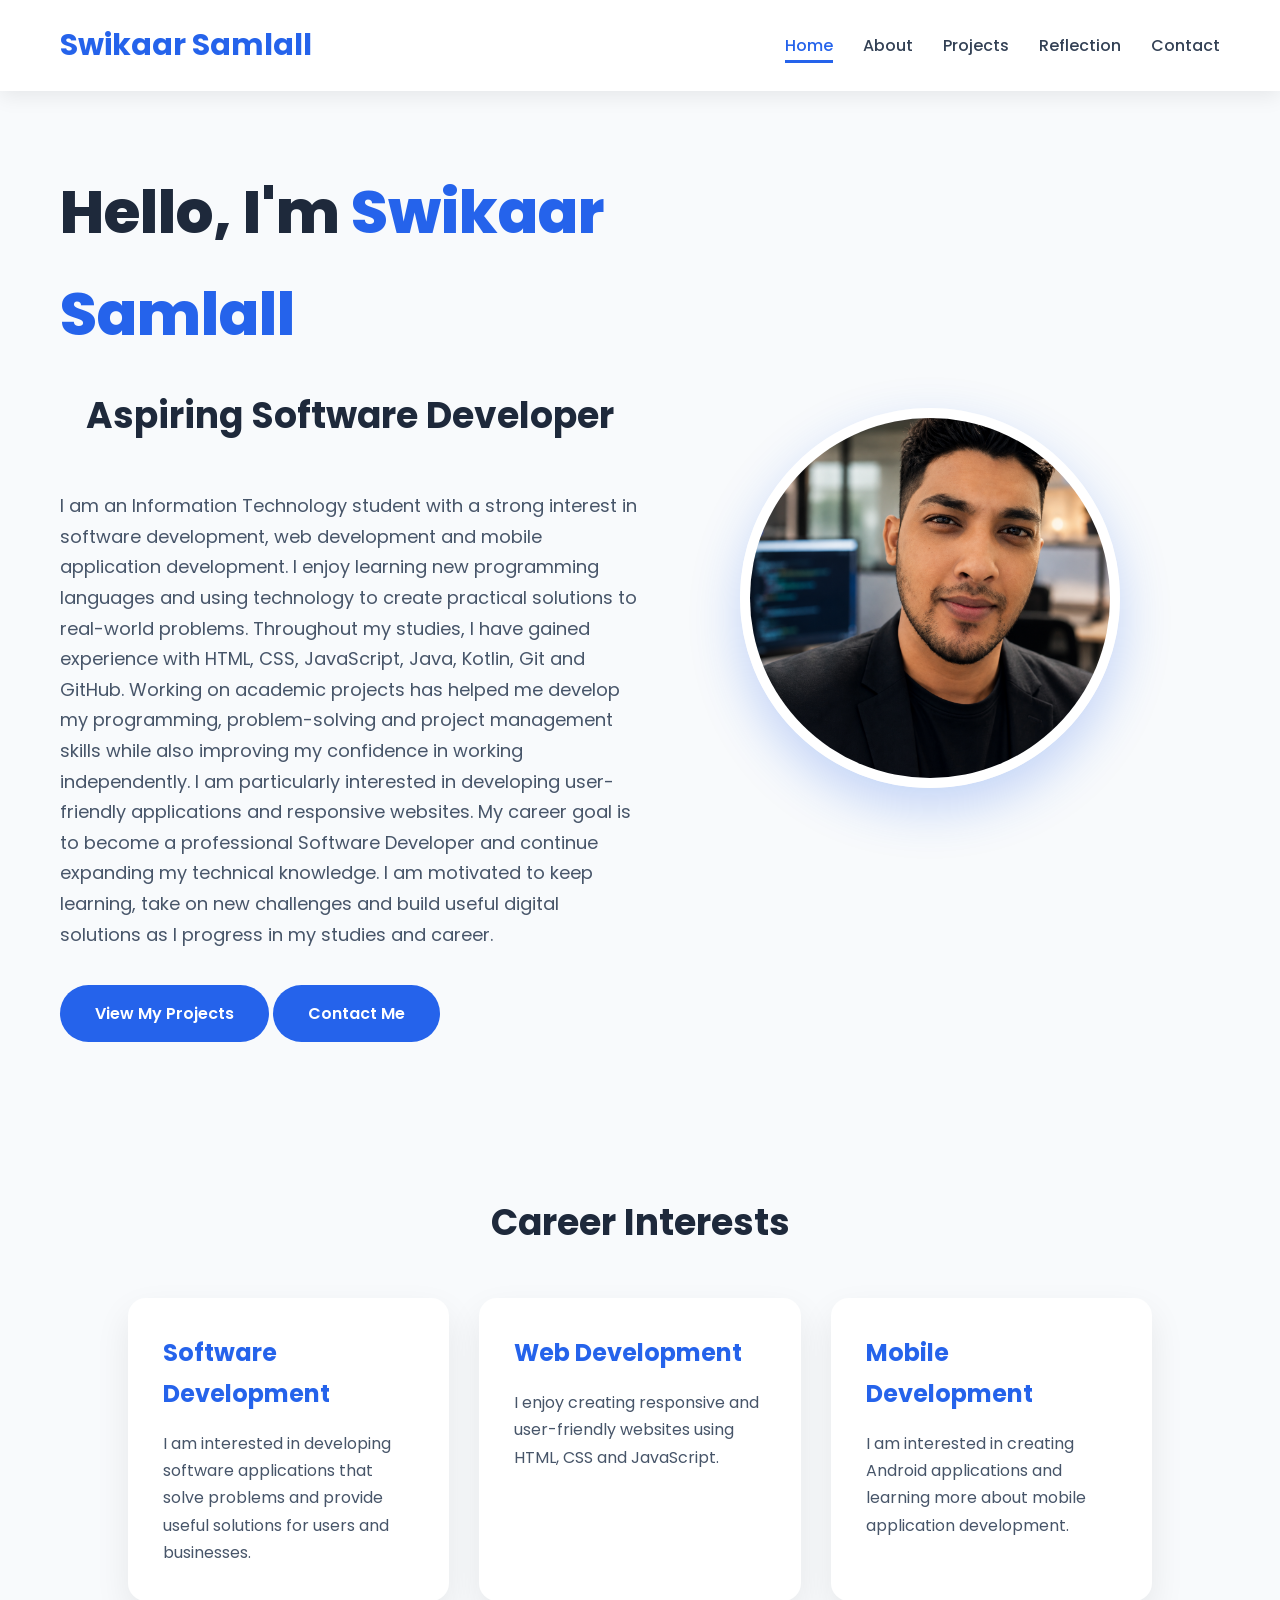
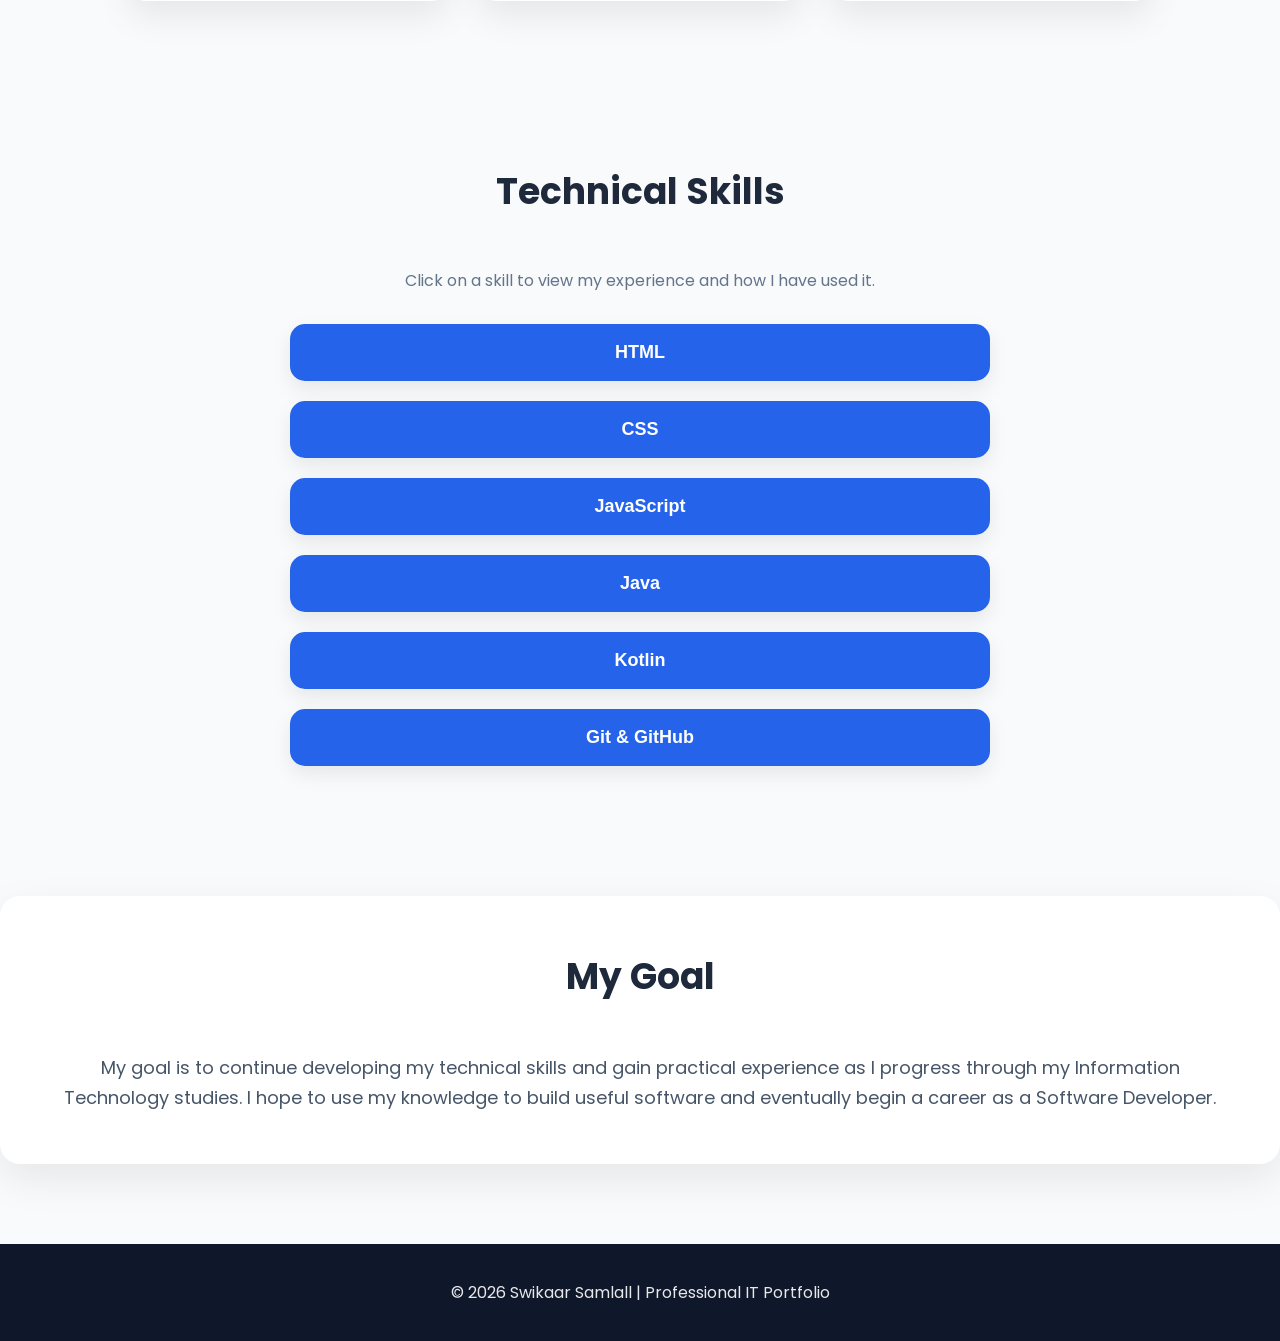
<file: index.html>
<!-- Code Attribution: -->
<!-- Title: HTML Document Structure -->
<!-- Author: W3Schools -->
<!-- Date: 13 September 2026 -->
<!-- Version: 1 -->
<!-- Availability: https://www.w3schools.com/html/html_intro.asp -->

<!DOCTYPE html>
<html lang="en">

<head>

    <!-- setting up character encoding for special characters -->
    <meta charset="UTF-8">

    <!-- makes the site scale properly on mobile screens -->
    <meta name="viewport" content="width=device-width, initial-scale=1.0">

    <!-- title shown in the browser tab -->
    <title>Swikaar Samlall | IT Portfolio</title>

    <!-- short summary for search engine results -->
    <meta name="description"
        content="Professional portfolio of Swikaar Samlall, an Information Technology student and aspiring Software Developer.">

    <!-- keywords to help search engines index the page -->
    <meta name="keywords"
        content="IT Student, Software Developer, Web Developer, Java, HTML, CSS, JavaScript, Kotlin, GitHub">

    <!-- Code Attribution: -->
    <!-- Title: HTML External Stylesheets -->
    <!-- Author: W3Schools -->
    <!-- Date: 13 September 2026 -->
    <!-- Version: 1 -->
    <!-- Availability: https://www.w3schools.com/html/html_css.asp -->

    <!-- link to external css file -->
    <link rel="stylesheet" href="css/style.css">

</head>

<body>

    <!-- Code Attribution: -->
    <!-- Title: HTML Navigation Bar -->
    <!-- Author: W3Schools -->
    <!-- Date: 13 September 2026 -->
    <!-- Version: 1 -->
    <!-- Availability: https://www.w3schools.com/howto/howto_css_topnav.asp -->

    <!-- header section holding main navigation -->
    <header>

        <!-- navigation menu container -->
        <nav>

            <!-- main heading / site logo link -->
            <h2 class="logo">Swikaar Samlall</h2>

            <!-- unordered list of page links -->
            <ul>

                <!-- active link pointing to homepage -->
                <li>
                    <a href="index.html" class="active">Home</a>
                </li>

                <!-- link to about page -->
                <li>
                    <a href="about.html">About</a>
                </li>

                <!-- link to projects showcase -->
                <li>
                    <a href="projects.html">Projects</a>
                </li>

                <!-- link to reflection page -->
                <li>
                    <a href="reflection.html">Reflection</a>
                </li>

                <!-- link to contact form page -->
                <li>
                    <a href="contact.html">Contact</a>
                </li>

            </ul>

        </nav>

    </header>


    <!-- Code Attribution: -->
    <!-- Title: How To Create a Hero Image / Section -->
    <!-- Author: W3Schools -->
    <!-- Date: 13 September 2026 -->
    <!-- Version: 1 -->
    <!-- Availability: https://www.w3schools.com/howto/howto_css_hero_image.asp -->

    <!-- main hero banner introducing the site owner -->
    <section class="hero">

        <!-- container for text intro -->
        <div class="hero-text">

            <!-- main introduction greeting -->
            <h1>
                Hello, I'm
                <span>Swikaar Samlall</span>
            </h1>

            <!-- secondary title header -->
            <h2>
                Aspiring Software Developer
            </h2>

            <!-- introduction paragraph about background and skills -->
            <p>

           I am an Information Technology student with a strong interest in software development,
           web development and mobile application development. I enjoy learning new programming languages and 
           using technology to create practical solutions to real-world problems. Throughout my studies, I have 
           gained experience with HTML, CSS, JavaScript, Java, Kotlin, Git and GitHub. Working on academic 
           projects has helped me develop my programming, problem-solving and project management skills 
           while also improving my confidence in working independently. I am particularly interested in 
           developing user-friendly applications and responsive websites. My career goal is to become a 
           professional Software Developer and continue expanding my technical knowledge. I am motivated
            to keep learning, take on new challenges and build useful digital solutions as I progress in my studies
             and career.

            </p>

            <!-- action link button to projects page -->
            <a href="projects.html" class="button">
                View My Projects
            </a>

            <!-- action link button to contact page -->
            <a href="contact.html" class="button">
                Contact Me
            </a>

        </div>


        <!-- container for portfolio profile picture -->
        <div class="hero-image">

            <!-- profile headshot image -->
            <img
                src="_image/profile.png"
                alt="Professional photograph of Swikaar Samlall">

        </div>

    </section>


    <!-- Code Attribution: -->
    <!-- Title: How To Create a Card Layout -->
    <!-- Author: W3Schools -->
    <!-- Date: 13 September 2026 -->
    <!-- Version: 1 -->
    <!-- Availability: https://www.w3schools.com/howto/howto_css_cards.asp -->

    <!-- section presenting primary career interests -->
    <section class="career">

        <!-- career section heading -->
        <h2>Career Interests</h2>

        <!-- grid wrapper for interest cards -->
        <div class="cards">

            <!-- first interest card -->
            <div class="card">

                <!-- card topic heading -->
                <h3>Software Development</h3>

                <!-- card description text -->
                <p>

                    I am interested in developing software applications
                    that solve problems and provide useful solutions for
                    users and businesses.

                </p>

            </div>


            <!-- second interest card -->
            <div class="card">

                <!-- card topic heading -->
                <h3>Web Development</h3>

                <!-- card description text -->
                <p>

                    I enjoy creating responsive and user-friendly websites
                    using HTML, CSS and JavaScript.

                </p>

            </div>


            <!-- third interest card -->
            <div class="card">

                <!-- card topic heading -->
                <h3>Mobile Development</h3>

                <!-- card description text -->
                <p>

                    I am interested in creating Android applications and
                    learning more about mobile application development.

                </p>

            </div>

        </div>

    </section>


    <!-- Code Attribution: -->
    <!-- Title: How To Create Accordions / Collapsible Sections -->
    <!-- Author: W3Schools -->
    <!-- Date: 13 September 2026 -->
    <!-- Version: 1 -->
    <!-- Availability: https://www.w3schools.com/howto/howto_js_accordion.asp -->

    <!-- section highlighting technical proficiency -->
    <section class="skills">

        <!-- technical skills section heading -->
        <h2>Technical Skills</h2>

        <!-- text prompt for user interaction -->
        <p class="skills-text">

            Click on a skill to view my experience and how I have used it.

        </p>


        <!-- interactive html skill block -->
        <div class="skill-box">

            <!-- button to trigger html details display -->
            <button class="skill-btn">

                HTML

            </button>

            <!-- hidden content container for html skills -->
            <div class="skill-content">

                <!-- duration of experience -->
                <p>
                    <strong>Experience:</strong> 1.5 Years
                </p>

                <!-- description of html usage -->
                <p>

                    I use HTML to create structured and responsive
                    websites. I have used HTML in academic projects
                    and personal website projects.

                </p>

            </div>

        </div>


        <!-- interactive css skill block -->
        <div class="skill-box">

            <!-- button to trigger css details display -->
            <button class="skill-btn">

                CSS

            </button>

            <!-- hidden content container for css skills -->
            <div class="skill-content">

                <!-- duration of experience -->
                <p>
                    <strong>Experience:</strong> 1.5 Years
                </p>

                <!-- description of css usage -->
                <p>

                    I use CSS to create responsive layouts, navigation
                    bars, cards, buttons, animations and professional
                    website designs.

                </p>

            </div>

        </div>


        <!-- interactive javascript skill block -->
        <div class="skill-box">

            <!-- button to trigger javascript details display -->
            <button class="skill-btn">

                JavaScript

            </button>

            <!-- hidden content container for javascript skills -->
            <div class="skill-content">

                <!-- duration of experience -->
                <p>
                    <strong>Experience:</strong> 1.5 Years
                </p>

                <!-- description of javascript usage -->
                <p>

                    I use JavaScript to make websites interactive.
                    I have worked with buttons, forms, events and
                    dynamic website features.

                </p>

            </div>

        </div>


        <!-- interactive java skill block -->
        <div class="skill-box">

            <!-- button to trigger java details display -->
            <button class="skill-btn">

                Java

            </button>

            <!-- hidden content container for java skills -->
            <div class="skill-content">

                <!-- duration of experience -->
                <p>
                    <strong>Experience:</strong> 1 Year
                </p>

                <!-- description of java usage -->
                <p>

                    I have developed Java applications as part of my
                    studies. I have worked with object-oriented
                    programming, classes, objects, methods and
                    ArrayLists.

                </p>

            </div>

        </div>


        <!-- interactive kotlin skill block -->
        <div class="skill-box">

            <!-- button to trigger kotlin details display -->
            <button class="skill-btn">

                Kotlin

            </button>

            <!-- hidden content container for kotlin skills -->
            <div class="skill-content">

                <!-- duration of experience -->
                <p>
                    <strong>Experience:</strong> 1 Year
                </p>

                <!-- description of kotlin usage -->
                <p>

                    I use Kotlin to develop Android mobile applications.
                    I have worked with Android Studio, activities,
                    layouts and application navigation.

                </p>

            </div>

        </div>


        <!-- interactive git skill block -->
        <div class="skill-box">

            <!-- button to trigger git/github details display -->
            <button class="skill-btn">

                Git & GitHub

            </button>

            <!-- hidden content container for git/github skills -->
            <div class="skill-content">

                <!-- duration of experience -->
                <p>
                    <strong>Experience:</strong> 1.5 Years
                </p>

                <!-- description of git/github usage -->
                <p>

                    I use Git and GitHub to store projects, manage
                    versions of my code and track changes while
                    developing applications.

                </p>

            </div>

        </div>

    </section>


    <!-- section outlining primary professional goals -->
    <section class="career-goals">

        <!-- career goals section heading -->
        <h2>My Goal</h2>

        <!-- summary of short and long term objectives -->
        <p>

            My goal is to continue developing my technical skills and
            gain practical experience as I progress through my
            Information Technology studies. I hope to use my knowledge
            to build useful software and eventually begin a career
            as a Software Developer.

        </p>

    </section>


    <!-- Code Attribution: -->
    <!-- Title: HTML Semantic Elements -->
    <!-- Author: W3Schools -->
    <!-- Date: 13 September 2026 -->
    <!-- Version: 1 -->
    <!-- Availability: https://www.w3schools.com/html/html5_semantic_elements.asp -->

    <!-- footer element for page footer -->
    <footer>

        <!-- copyright details and ownership info -->
        <p>

            © 2026 Swikaar Samlall | Professional IT Portfolio

        </p>

    </footer>


    <!-- link to javascript file handling interactivity -->
    <script src="js/script.js"></script>

</body>

</html>
</file>
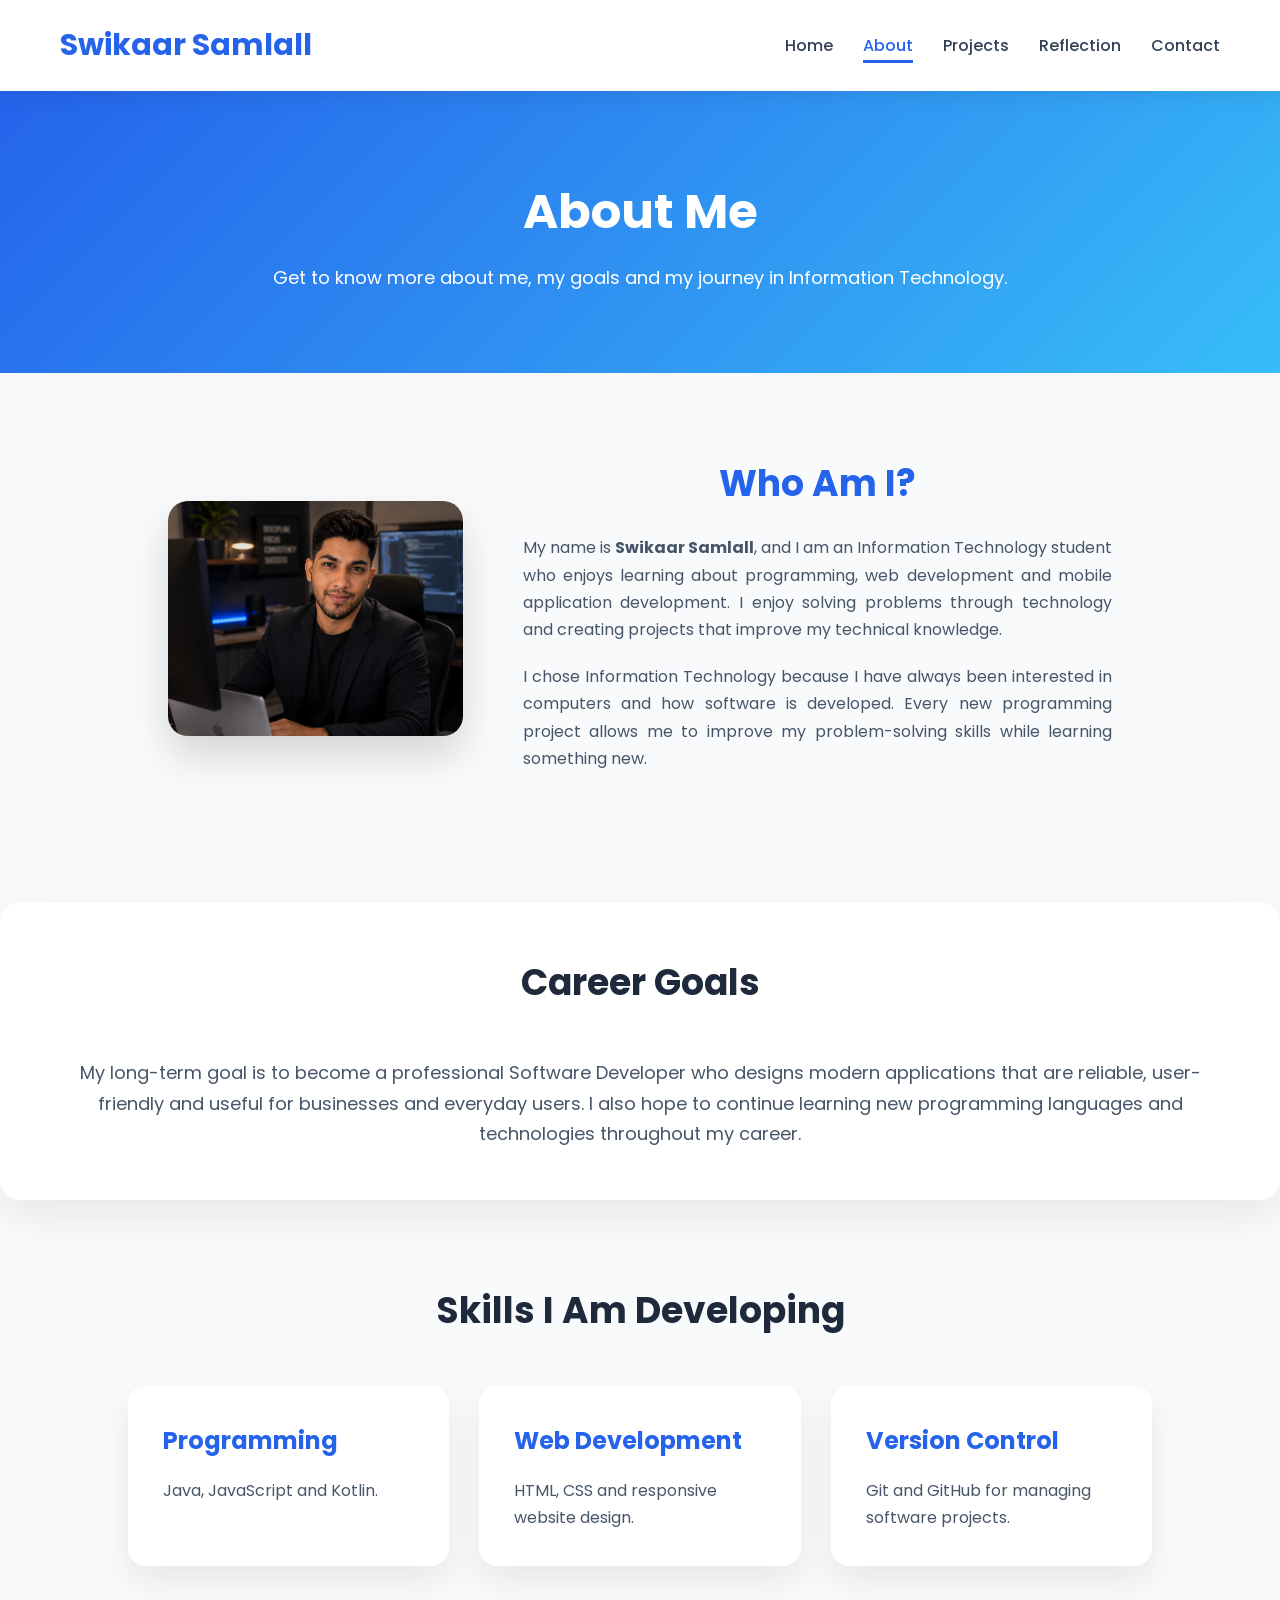
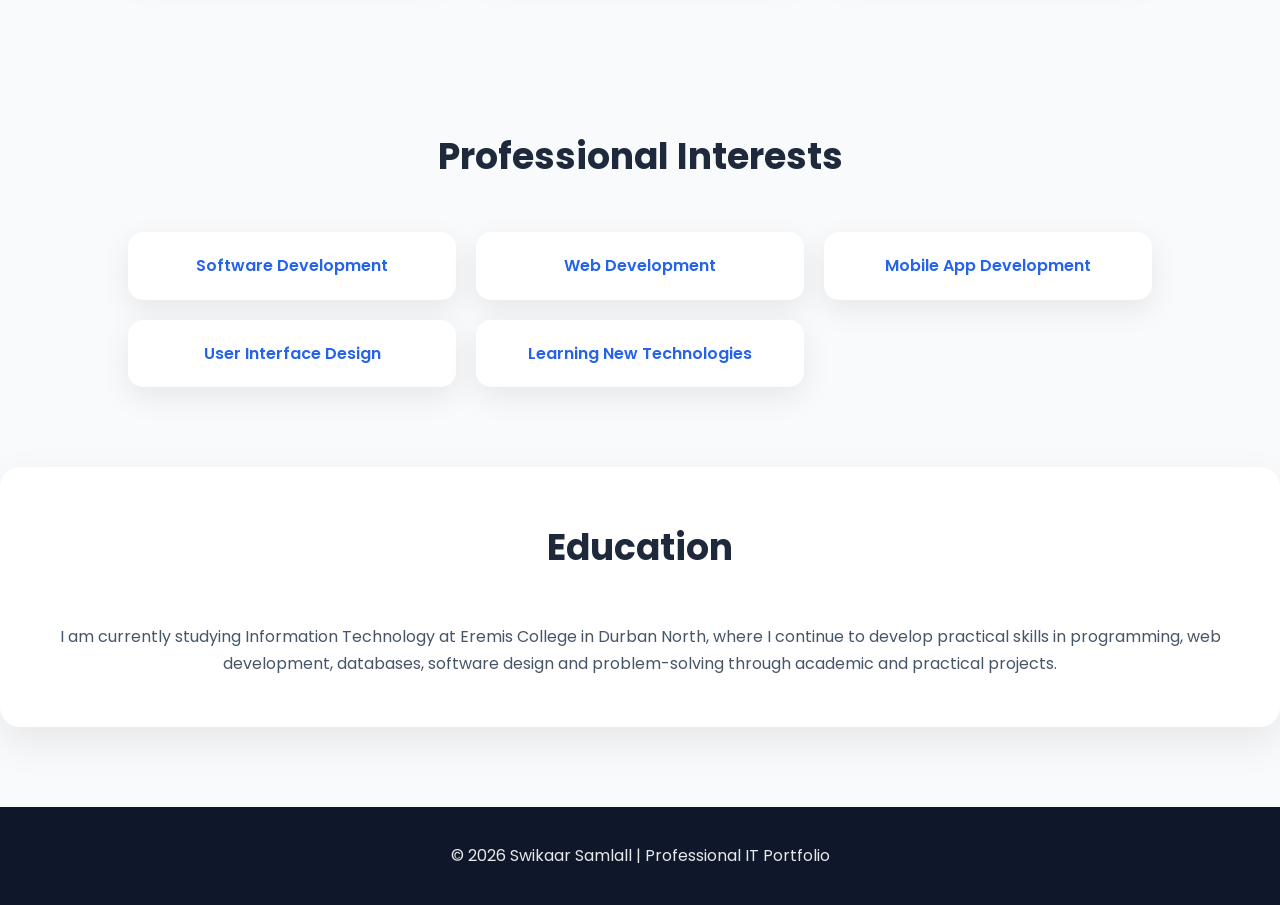
<file: about.html>
<!-- Code Attribution: -->
<!-- Title: HTML Document Structure -->
<!-- Author: W3Schools -->
<!-- Date: 13 September 2026 -->
<!-- Version: 1 -->
<!-- Availability: https://www.w3schools.com/html/html_intro.asp -->

<!DOCTYPE html>
<html lang="en">

<head>

    <!-- setting utf-8 character encoding -->
    <meta charset="UTF-8">

    <!-- device viewport scale configuration -->
    <meta name="viewport" content="width=device-width, initial-scale=1.0">

    <!-- webpage title tag -->
    <title>About Me | Swikaar Samlall</title>

    <!-- search engine content description -->
    <meta name="description"
        content="Learn more about Swikaar Samlall, an Information Technology student and aspiring software developer.">

    <!-- Code Attribution: -->
    <!-- Title: HTML External Stylesheets -->
    <!-- Author: W3Schools -->
    <!-- Date: 13 September 2026 -->
    <!-- Version: 1 -->
    <!-- Availability: https://www.w3schools.com/html/html_css.asp -->

    <!-- stylesheet import link -->
    <link rel="stylesheet" href="css/style.css">

</head>

<body>

    <!-- Code Attribution: -->
    <!-- Title: HTML Navigation Bar -->
    <!-- Author: W3Schools -->
    <!-- Date: 13 September 2026 -->
    <!-- Version: 1 -->
    <!-- Availability: https://www.w3schools.com/howto/howto_css_topnav.asp -->

    <!-- navigation container header -->
    <header>

        <!-- main navbar block -->
        <nav>

            <!-- logo header -->
            <h2 class="logo">Swikaar Samlall</h2>

            <!-- links to pages -->
            <ul>

                <!-- link home -->
                <li><a href="index.html">Home</a></li>

                <!-- active link about -->
                <li><a href="about.html" class="active">About</a></li>

                <!-- link projects -->
                <li><a href="projects.html">Projects</a></li>

                <!-- link reflection -->
                <li><a href="reflection.html">Reflection</a></li>

                <!-- link contact -->
                <li><a href="contact.html">Contact</a></li>

            </ul>

        </nav>

    </header>

    <!-- about header title banner -->
    <section class="page-header">

        <!-- main about page header -->
        <h1>About Me</h1>

        <!-- intro tagline -->
        <p>Get to know more about me, my goals and my journey in Information Technology.</p>

    </section>

    <!-- Code Attribution: -->
    <!-- Title: How To Create an About Page / Layout -->
    <!-- Author: W3Schools -->
    <!-- Date: 13 September 2026 -->
    <!-- Version: 1 -->
    <!-- Availability: https://www.w3schools.com/howto/howto_css_about_page.asp -->

    <!-- container for image and intro text block -->
    <section class="about-container">

        <!-- photo container -->
        <div class="about-image">

            <!-- display headshot photograph -->
            <img src="_image/about.png"
                alt="Professional photo of Swikaar Samlall">

        </div>

        <!-- biography text box -->
        <div class="about-text">

            <!-- section header text -->
            <h2>Who Am I?</h2>

            <!-- introductory bio details -->
            <p>

                My name is <strong>Swikaar Samlall</strong>, and I am an Information Technology
                student who enjoys learning about programming, web development and mobile
                application development. I enjoy solving problems through technology and
                creating projects that improve my technical knowledge.

            </p>

            <!-- paragraph explaining motivation for studying IT -->
            <p>

                I chose Information Technology because I have always been interested in
                computers and how software is developed. Every new programming project
                allows me to improve my problem-solving skills while learning something
                new.

            </p>

        </div>

    </section>

    <!-- long-term objective goals section -->
    <section class="career-goals">

        <!-- section header -->
        <h2>Career Goals</h2>

        <!-- goal description paragraph -->
        <p>

            My long-term goal is to become a professional Software Developer who designs
            modern applications that are reliable, user-friendly and useful for businesses
            and everyday users. I also hope to continue learning new programming languages
            and technologies throughout my career.

        </p>

    </section>

    <!-- Code Attribution: -->
    <!-- Title: How To Create a Card Layout -->
    <!-- Author: W3Schools -->
    <!-- Date: 13 September 2026 -->
    <!-- Version: 1 -->
    <!-- Availability: https://www.w3schools.com/howto/howto_css_cards.asp -->

    <!-- summary of ongoing skill development -->
    <section class="skills-section">

        <!-- main header tag -->
        <h2>Skills I Am Developing</h2>

        <!-- three card grid -->
        <div class="cards">

            <!-- programming languages card -->
            <div class="card">

                <!-- heading title -->
                <h3>Programming</h3>

                <!-- language list text -->
                <p>
                    Java, JavaScript and Kotlin.
                </p>

            </div>

            <!-- web technology card -->
            <div class="card">

                <!-- heading title -->
                <h3>Web Development</h3>

                <!-- web stack list text -->
                <p>
                    HTML, CSS and responsive website design.
                </p>

            </div>

            <!-- git versioning card -->
            <div class="card">

                <!-- heading title -->
                <h3>Version Control</h3>

                <!-- tool list text -->
                <p>
                    Git and GitHub for managing software projects.
                </p>

            </div>

        </div>

    </section>

    <!-- Code Attribution: -->
    <!-- Title: HTML Unordered Lists -->
    <!-- Author: W3Schools -->
    <!-- Date: 13 September 2026 -->
    <!-- Version: 1 -->
    <!-- Availability: https://www.w3schools.com/html/html_lists_unordered.asp -->

    <!-- area showing professional interests -->
    <section class="interests">

        <!-- header section -->
        <h2>Professional Interests</h2>

        <!-- list of main interest areas -->
        <ul>

            <!-- interest 1 -->
            <li>Software Development</li>

            <!-- interest 2 -->
            <li>Web Development</li>

            <!-- interest 3 -->
            <li>Mobile App Development</li>

            <!-- interest 4 -->
            <li>User Interface Design</li>

            <!-- interest 5 -->
            <li>Learning New Technologies</li>

        </ul>

    </section>

    <!-- academic history section -->
    <section class="education">

        <!-- section header -->
        <h2>Education</h2>

        <!-- campus study details -->
        <p>

         I am currently studying Information Technology at Eremis College in Durban North, 
         where I continue to develop practical skills in programming, web development, databases, software design
         and problem-solving through academic and practical projects.
        </p>

    </section>

    <!-- Code Attribution: -->
    <!-- Title: HTML Semantic Elements -->
    <!-- Author: W3Schools -->
    <!-- Date: 13 September 2026 -->
    <!-- Version: 1 -->
    <!-- Availability: https://www.w3schools.com/html/html5_semantic_elements.asp -->

    <!-- site footer block -->
    <footer>

        <!-- copyright message -->
        <p>

            © 2026 Swikaar Samlall | Professional IT Portfolio

        </p>

    </footer>

    <!-- link script JS file -->
    <script src="js/script.js"></script>

</body>

</html>
</file>
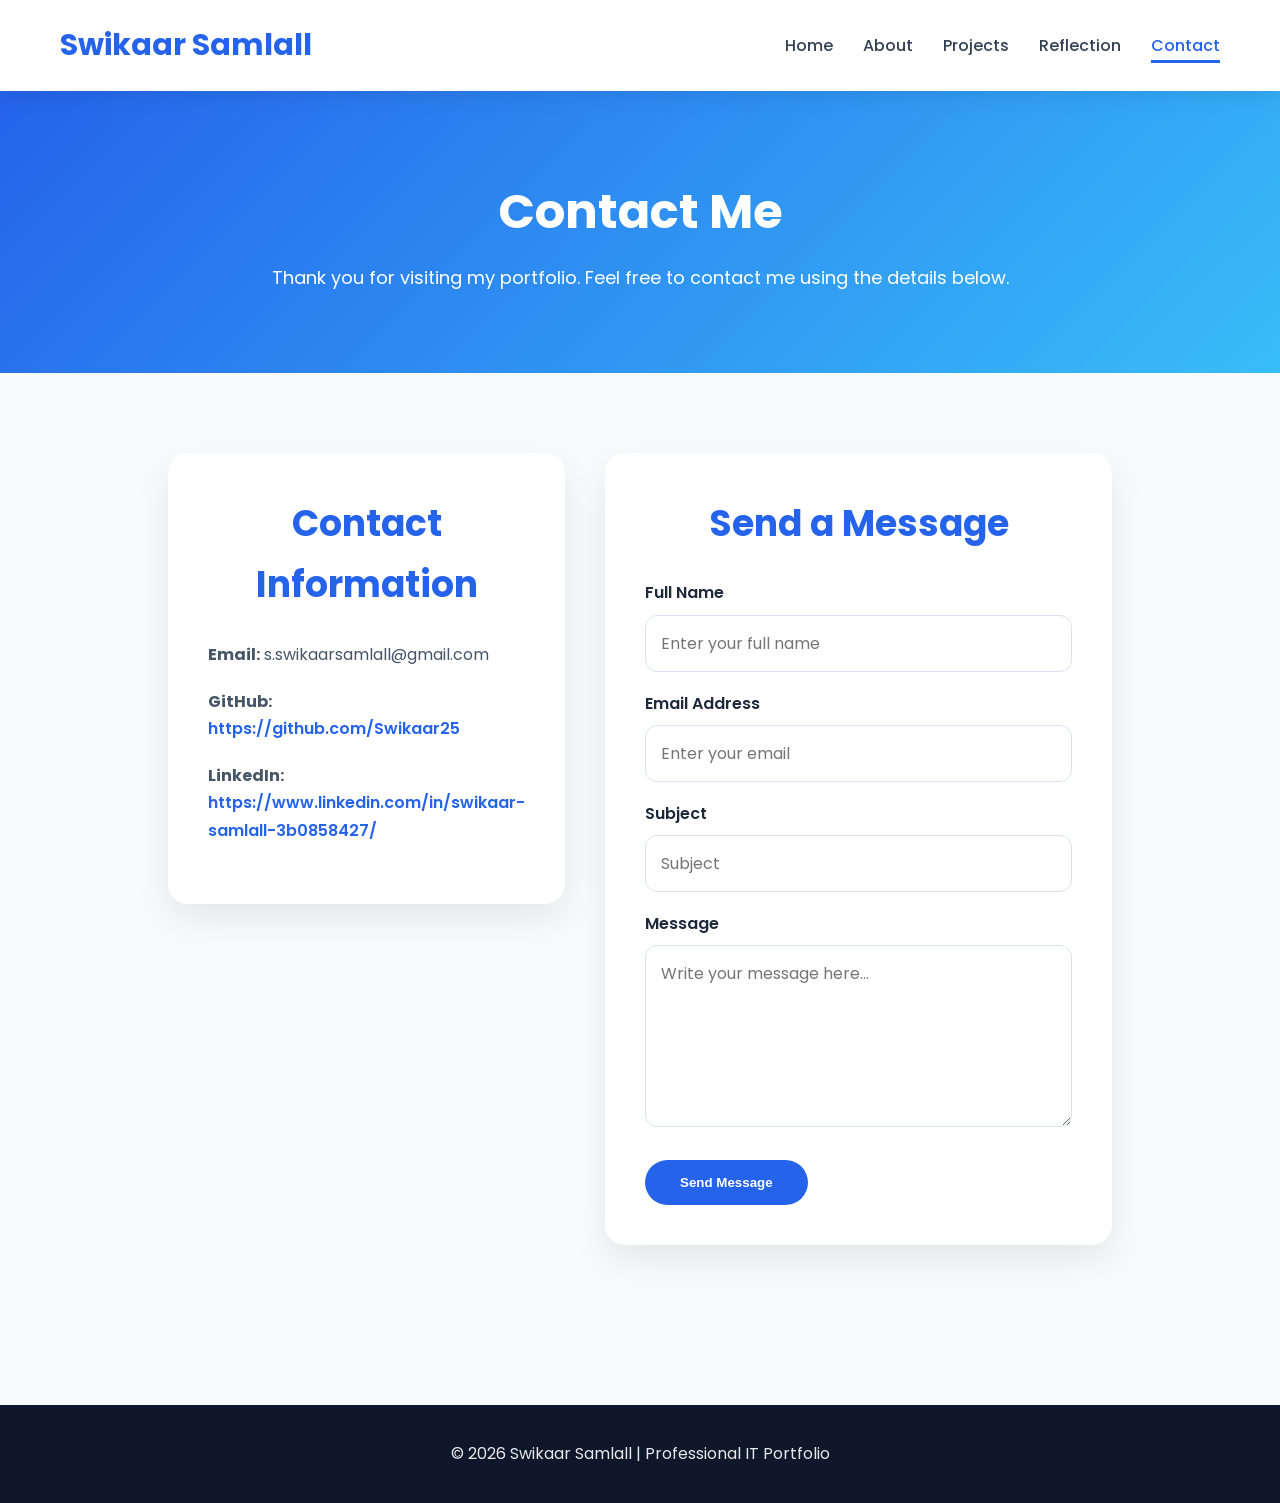
<file: contact.html>
<!-- Code Attribution: -->
<!-- Title: HTML Document Structure -->
<!-- Author: W3Schools -->
<!-- Date: 13 September 2026 -->
<!-- Version: 1 -->
<!-- Availability: https://www.w3schools.com/html/html_intro.asp -->

<!DOCTYPE html>
<html lang="en">

<head>

    <!-- set page text encoding -->
    <meta charset="UTF-8">
    
    <!-- set scaling for mobile displays -->
    <meta name="viewport" content="width=device-width, initial-scale=1.0">

    <!-- title text for browser tab -->
    <title>Contact | Swikaar Samlall</title>

    <!-- search engine page description -->
    <meta name="description"
        content="Contact Swikaar Samlall, an aspiring Software Developer and Information Technology student.">

    <!-- Code Attribution: -->
    <!-- Title: HTML External Stylesheets -->
    <!-- Author: W3Schools -->
    <!-- Date: 13 September 2026 -->
    <!-- Version: 1 -->
    <!-- Availability: https://www.w3schools.com/html/html_css.asp -->

    <!-- link to external stylesheet -->
    <link rel="stylesheet" href="css/style.css">

</head>

<body>

    <!-- Code Attribution: -->
    <!-- Title: HTML Navigation Bar -->
    <!-- Author: W3Schools -->
    <!-- Date: 13 September 2026 -->
    <!-- Version: 1 -->
    <!-- Availability: https://www.w3schools.com/howto/howto_css_topnav.asp -->

    <!-- site header element -->
    <header>

        <!-- top level navigation bar -->
        <nav>

            <!-- site title text -->
            <h2 class="logo">Swikaar Samlall</h2>

            <!-- links to portfolio pages -->
            <ul>

                <!-- home page link -->
                <li><a href="index.html">Home</a></li>

                <!-- about page link -->
                <li><a href="about.html">About</a></li>

                <!-- projects page link -->
                <li><a href="projects.html">Projects</a></li>

                <!-- reflection page link -->
                <li><a href="reflection.html">Reflection</a></li>

                <!-- active page contact link -->
                <li><a href="contact.html" class="active">Contact</a></li>

            </ul>

        </nav>

    </header>

    <!-- page heading banner -->
    <section class="page-header">

        <!-- contact page heading -->
        <h1>Contact Me</h1>

        <!-- intro message to visitors -->
        <p>
            Thank you for visiting my portfolio. Feel free to contact me using the details below.
        </p>

    </section>

    <!-- Code Attribution: -->
    <!-- Title: How To Create a Contact Section / Layout -->
    <!-- Author: W3Schools -->
    <!-- Date: 13 September 2026 -->
    <!-- Version: 1 -->
    <!-- Availability: https://www.w3schools.com/howto/howto_css_contact_section.asp -->

    <!-- wrapper section for contact details and form -->
    <section class="contact-container">

        <!-- direct personal contact details block -->
        <div class="contact-info">

            <!-- section sub-heading -->
            <h2>Contact Information</h2>

            <!-- email details line -->
            <p><strong>Email:</strong> s.swikaarsamlall@gmail.com</p>

            <!-- github profile link -->
            <p>
                <strong>GitHub:</strong>
                <a href="https://github.com/Swikaar25" target="_blank" rel="noopener noreferrer">
                    https://github.com/Swikaar25
                </a>
            </p>

            <!-- linkedin profile link -->
            <p>
                <strong>LinkedIn:</strong>
                <a href="https://www.linkedin.com/in/swikaar-samlall-3b0858427/" target="_blank" rel="noopener noreferrer">
                    https://www.linkedin.com/in/swikaar-samlall-3b0858427/
                </a>
            </p>

        </div>

        <!-- Code Attribution: -->
        <!-- Title: HTML Forms -->
        <!-- Author: W3Schools -->
        <!-- Date: 13 September 2026 -->
        <!-- Version: 1 -->
        <!-- Availability: https://www.w3schools.com/html/html_forms.asp -->

        <!-- interactive form element block -->
        <div class="contact-form">

            <!-- form heading -->
            <h2>Send a Message</h2>

            <!-- form submission container -->
            <form>

                <!-- input label name -->
                <label for="name">Full Name</label>

                <!-- user name text box -->
                <input
                    type="text"
                    id="name"
                    placeholder="Enter your full name"
                    required>

                <!-- input label email -->
                <label for="email">Email Address</label>

                <!-- user email text box -->
                <input
                    type="email"
                    id="email"
                    placeholder="Enter your email"
                    required>

                <!-- input label subject -->
                <label for="subject">Subject</label>

                <!-- optional subject input box -->
                <input
                    type="text"
                    id="subject"
                    placeholder="Subject">

                <!-- input label message body -->
                <label for="message">Message</label>

                <!-- main message area input -->
                <textarea
                    id="message"
                    rows="6"
                    placeholder="Write your message here..."
                    required></textarea>

                <!-- submit action button -->
                <button type="submit" class="button">

                    Send Message

                </button>

            </form>

        </div>

    </section>

    <!-- Code Attribution: -->
    <!-- Title: HTML Semantic Elements -->
    <!-- Author: W3Schools -->
    <!-- Date: 13 September 2026 -->
    <!-- Version: 1 -->
    <!-- Availability: https://www.w3schools.com/html/html5_semantic_elements.asp -->

    <!-- footer wrapper -->
    <footer>

        <!-- portfolio copyright info -->
        <p>

            © 2026 Swikaar Samlall | Professional IT Portfolio

        </p>

    </footer>

    <!-- import script file -->
    <script src="js/script.js"></script>

</body>

</html>
</file>
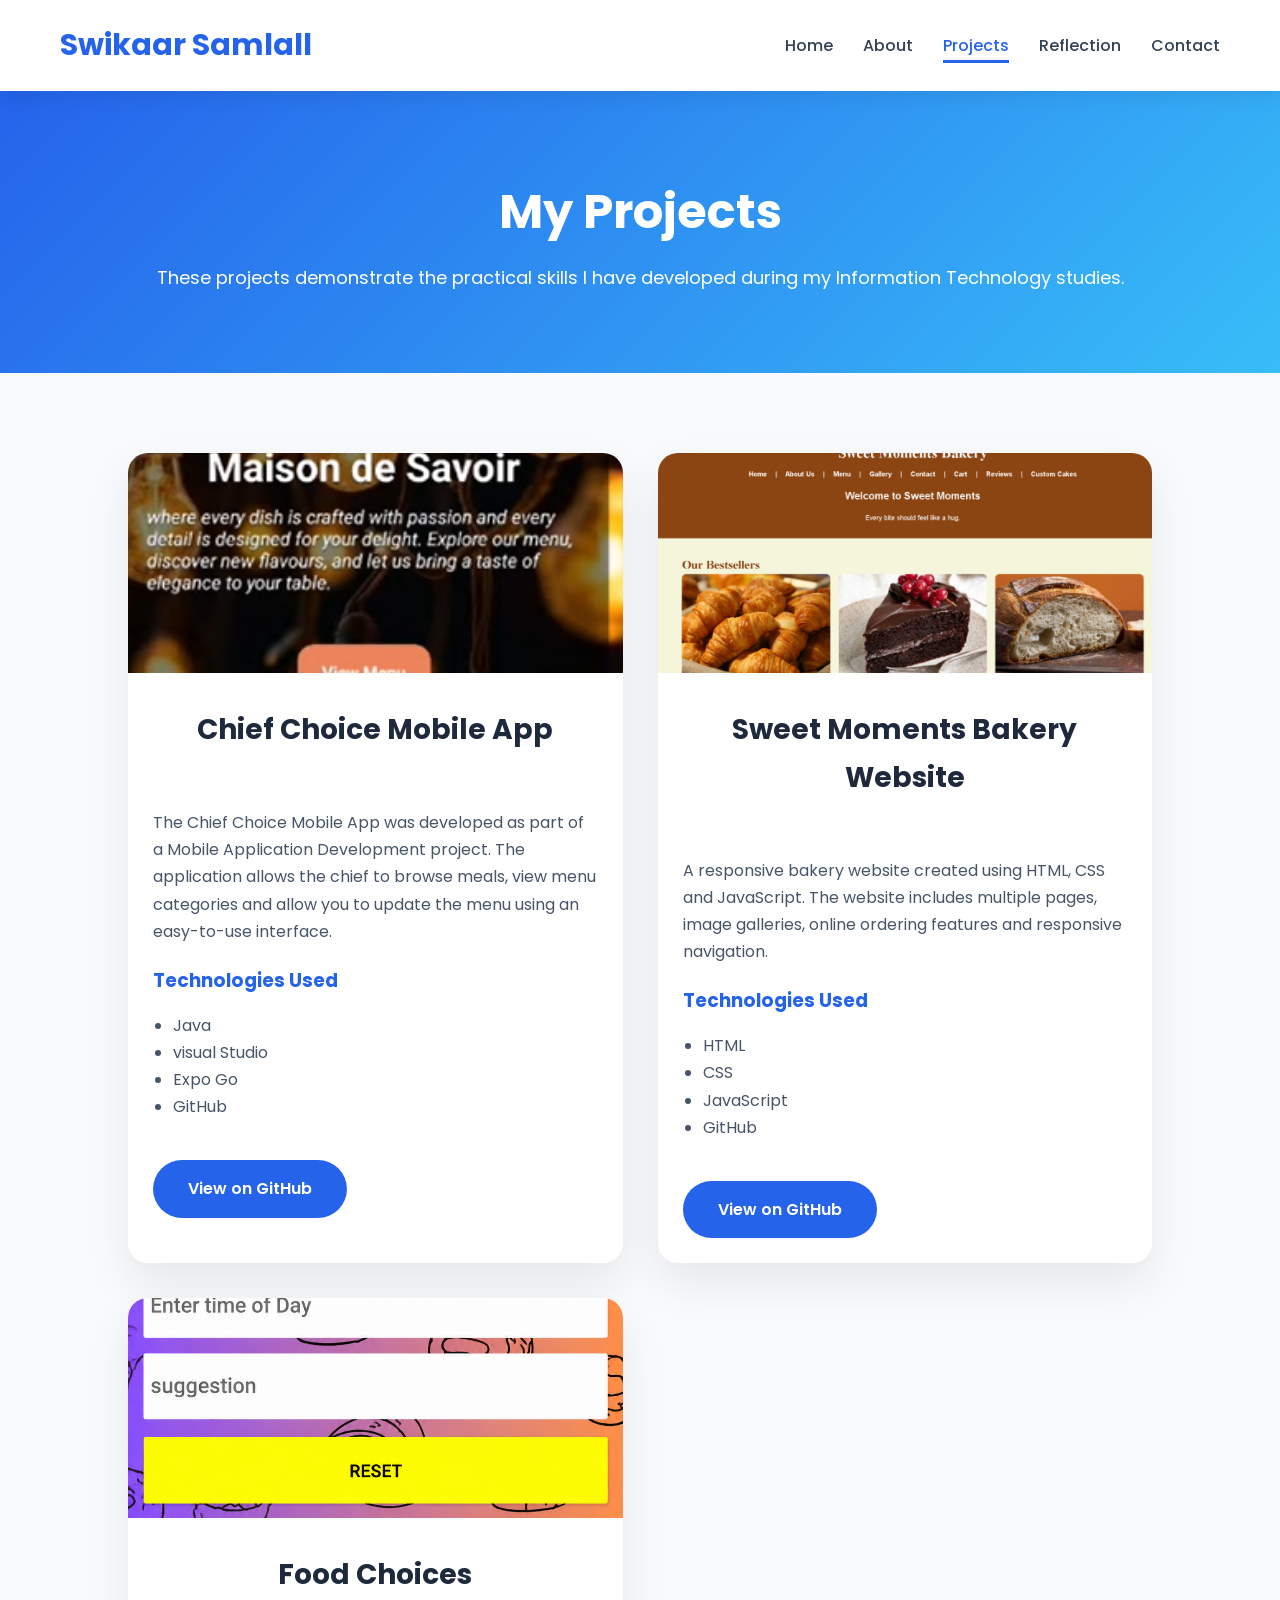
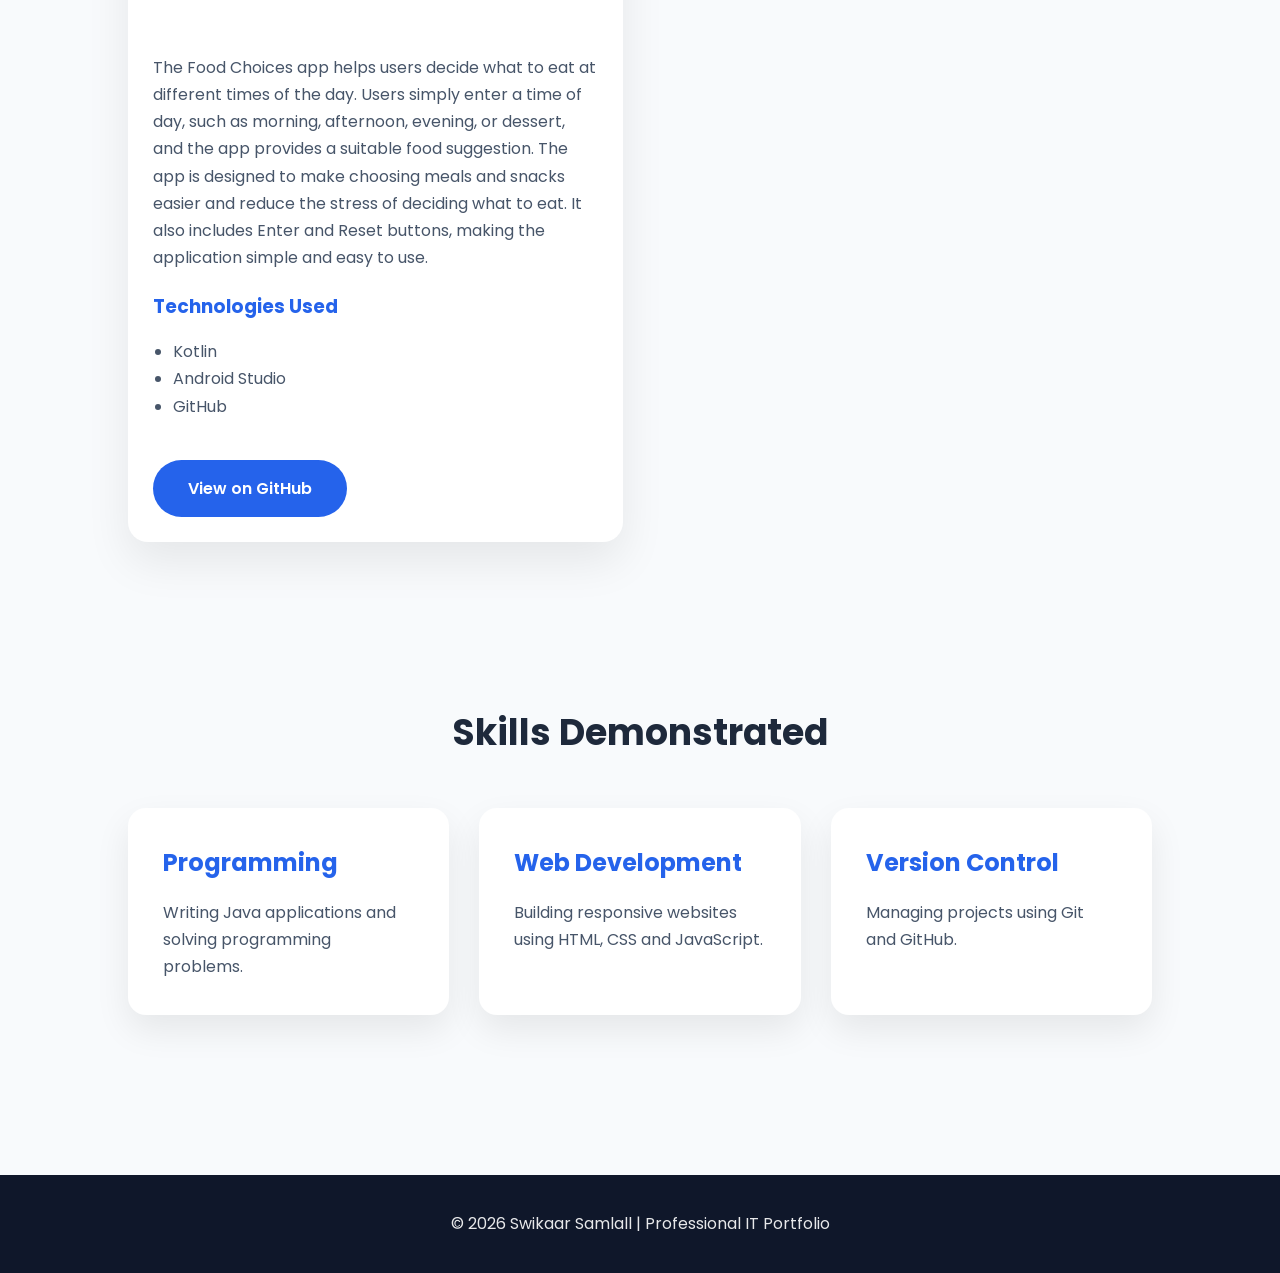
<file: projects.html>
<!-- Code Attribution: -->
<!-- Title: HTML Document Structure -->
<!-- Author: W3Schools -->
<!-- Date: 13 September 2026 -->
<!-- Version: 1 -->
<!-- Availability: https://www.w3schools.com/html/html_intro.asp -->

<!DOCTYPE html>
<html lang="en">

<head>

    <!-- character encoding so special characters display properly -->
    <meta charset="UTF-8">

    <!-- makes the page responsive on phones/tablets -->
    <meta name="viewport" content="width=device-width, initial-scale=1.0">

    <!-- title shown in the browser tab -->
    <title>My Projects | Swikaar Samlall</title>

    <!-- meta description for search engines -->
    <meta name="description"
        content="View programming and web development projects completed by Swikaar Samlall.">

    <!-- Code Attribution: -->
    <!-- Title: HTML External Stylesheets -->
    <!-- Author: W3Schools -->
    <!-- Date: 13 September 2026 -->
    <!-- Version: 1 -->
    <!-- Availability: https://www.w3schools.com/html/html_css.asp -->

    <!-- external stylesheet -->
    <link rel="stylesheet" href="css/style.css">

</head>

<body>

    <!-- Code Attribution: -->
    <!-- Title: HTML Navigation Bar -->
    <!-- Author: W3Schools -->
    <!-- Date: 13 September 2026 -->
    <!-- Version: 1 -->
    <!-- Availability: https://www.w3schools.com/howto/howto_css_topnav.asp -->

    <!-- navigation bar header -->
    <header>

        <!-- main navbar element -->
        <nav>

            <!-- site title logo -->
            <h2 class="logo">Swikaar Samlall</h2>

            <!-- active link set to projects page -->
            <ul>

                <!-- link home -->
                <li><a href="index.html">Home</a></li>

                <!-- link about -->
                <li><a href="about.html">About</a></li>

                <!-- current page active link -->
                <li><a href="projects.html" class="active">Projects</a></li>

                <!-- link reflection -->
                <li><a href="reflection.html">Reflection</a></li>

                <!-- link contact -->
                <li><a href="contact.html">Contact</a></li>

            </ul>

        </nav>

    </header>

    <!-- top hero banner for projects -->
    <section class="page-header">

        <!-- main page heading -->
        <h1>My Projects</h1>

        <!-- intro sentence for page context -->
        <p>
            These projects demonstrate the practical skills I have developed during my
            Information Technology studies.
        </p>

    </section>

    <!-- Code Attribution: -->
    <!-- Title: How To Create a Portfolio Gallery Grid -->
    <!-- Author: W3Schools -->
    <!-- Date: 13 September 2026 -->
    <!-- Version: 1 -->
    <!-- Availability: https://www.w3schools.com/howto/howto_css_portfolio_gallery.asp -->

    <!-- section holding all portfolio projects -->
    <section class="projects">

        <!-- freshcafe project card container -->
        <div class="project-card">

            <!-- cafe app screenshot preview -->
            <img src="_image/chief choice.png"
                alt="Screenshot of the Chief Choice Mobile Application">

            <!-- title of first project -->
            <h2>Chief Choice Mobile App</h2>

            <!-- description of mobile app functionality -->
            <p>

                The Chief Choice Mobile App was developed as part of a Mobile Application
                Development project. The application allows  the chief to browse meals,
                view menu categories and allow you to update the menu using an easy-to-use interface.

            </p>

            <!-- tech stack list header -->
            <h3>Technologies Used</h3>

            <!-- bullet list of tech used -->
            <ul>

                <!-- java language -->
                <li>Java</li>

                <!-- VS IDE -->
                <li>visual Studio</li>

                <!-- expo build tool -->
                <li>Expo Go</li>

                <!-- source control -->
                <li>GitHub</li>

            </ul>

            <!-- external link button to repository -->
            <a href="https://github.com/VCDN-2025/mast5112-poe-Swikaar25.git"
                target="_blank"
                rel="noopener"
                class="button">

                View on GitHub

            </a>

        </div>

        <!-- bakery project card container -->
        <div class="project-card">

            <!-- bakery site screenshot -->
            <img src="_image/bakery.png"
                alt="Screenshot of Sweet Moments Bakery Website">

            <!-- bakery project title -->
            <h2>Sweet Moments Bakery Website</h2>

            <!-- summary of website functionality -->
            <p>

                A responsive bakery website created using HTML, CSS and JavaScript.
                The website includes multiple pages, image galleries, online ordering
                features and responsive navigation.

            </p>

            <!-- tech list heading -->
            <h3>Technologies Used</h3>

            <!-- bullet list of technologies -->
            <ul>

                <!-- html structure -->
                <li>HTML</li>

                <!-- css styling -->
                <li>CSS</li>

                <!-- js logic -->
                <li>JavaScript</li>

                <!-- version tracking -->
                <li>GitHub</li>

            </ul>

            <!-- external github link button -->
            <a href="https://github.com/VCDN-2025/wede5020-poe-Swikaar25.git"
                target="_blank"
                rel="noopener"
                class="button">

                View on GitHub

            </a>

        </div>

        <!-- food choices app card container -->
        <div class="project-card">

            <!-- app preview image -->
            <img src="_image/food choices.png"
               alt="Screenshot of the Food Choices mobile application">

            <!-- project heading -->
            <h2>Food Choices</h2>

            <!-- details on kotlin food picker app -->
            <p>

             The Food Choices app helps users decide what to eat at different times of the day.
             Users simply enter a time of day, such as morning, afternoon, evening, or dessert,
             and the app provides a suitable food suggestion. The app is designed to make choosing meals and snacks easier and reduce the stress of deciding what to eat. It also includes Enter and Reset buttons, making the application simple and easy to use.

            </p>

            <!-- tools list header -->
            <h3>Technologies Used</h3>

            <!-- bulleted tools -->
            <ul>

                <!-- language used -->
                <li>Kotlin</li>

                <!-- IDE used -->
                <li>Android Studio</li>

                <!-- source control -->
                <li>GitHub</li>

            </ul>

            <!-- external repository button link -->
            <a href="https://github.com/VCDN-2025/imad5112-assignment-1-Swikaar25.git"
                target="_blank"
                class="button">

                View on GitHub

            </a>

        </div>

    </section>

    <!-- Code Attribution: -->
    <!-- Title: How To Create a Card Layout -->
    <!-- Author: W3Schools -->
    <!-- Date: 13 September 2026 -->
    <!-- Version: 1 -->
    <!-- Availability: https://www.w3schools.com/howto/howto_css_cards.asp -->

    <!-- summary section for core competencies -->
    <section class="skills-section">

        <!-- section header text -->
        <h2>Skills Demonstrated</h2>

        <!-- grid of three skill areas -->
        <div class="cards">

            <!-- core programming card -->
            <div class="card">

                <!-- skill sub-title -->
                <h3>Programming</h3>

                <!-- description -->
                <p>
                    Writing Java applications and solving programming problems.
                </p>

            </div>

            <!-- web dev skill card -->
            <div class="card">

                <!-- skill sub-title -->
                <h3>Web Development</h3>

                <!-- description -->
                <p>
                    Building responsive websites using HTML, CSS and JavaScript.
                </p>

            </div>

            <!-- version control card -->
            <div class="card">

                <!-- skill sub-title -->
                <h3>Version Control</h3>

                <!-- description -->
                <p>
                    Managing projects using Git and GitHub.
                </p>

            </div>

        </div>

    </section>

    <!-- Code Attribution: -->
    <!-- Title: HTML Semantic Elements -->
    <!-- Author: W3Schools -->
    <!-- Date: 13 September 2026 -->
    <!-- Version: 1 -->
    <!-- Availability: https://www.w3schools.com/html/html5_semantic_elements.asp -->

    <!-- page footer tag -->
    <footer>

        <!-- copyright details -->
        <p>

            © 2026 Swikaar Samlall | Professional IT Portfolio

        </p>

    </footer>

    <!-- link script JS file -->
    <script src="js/script.js"></script>

</body>

</html>
</file>
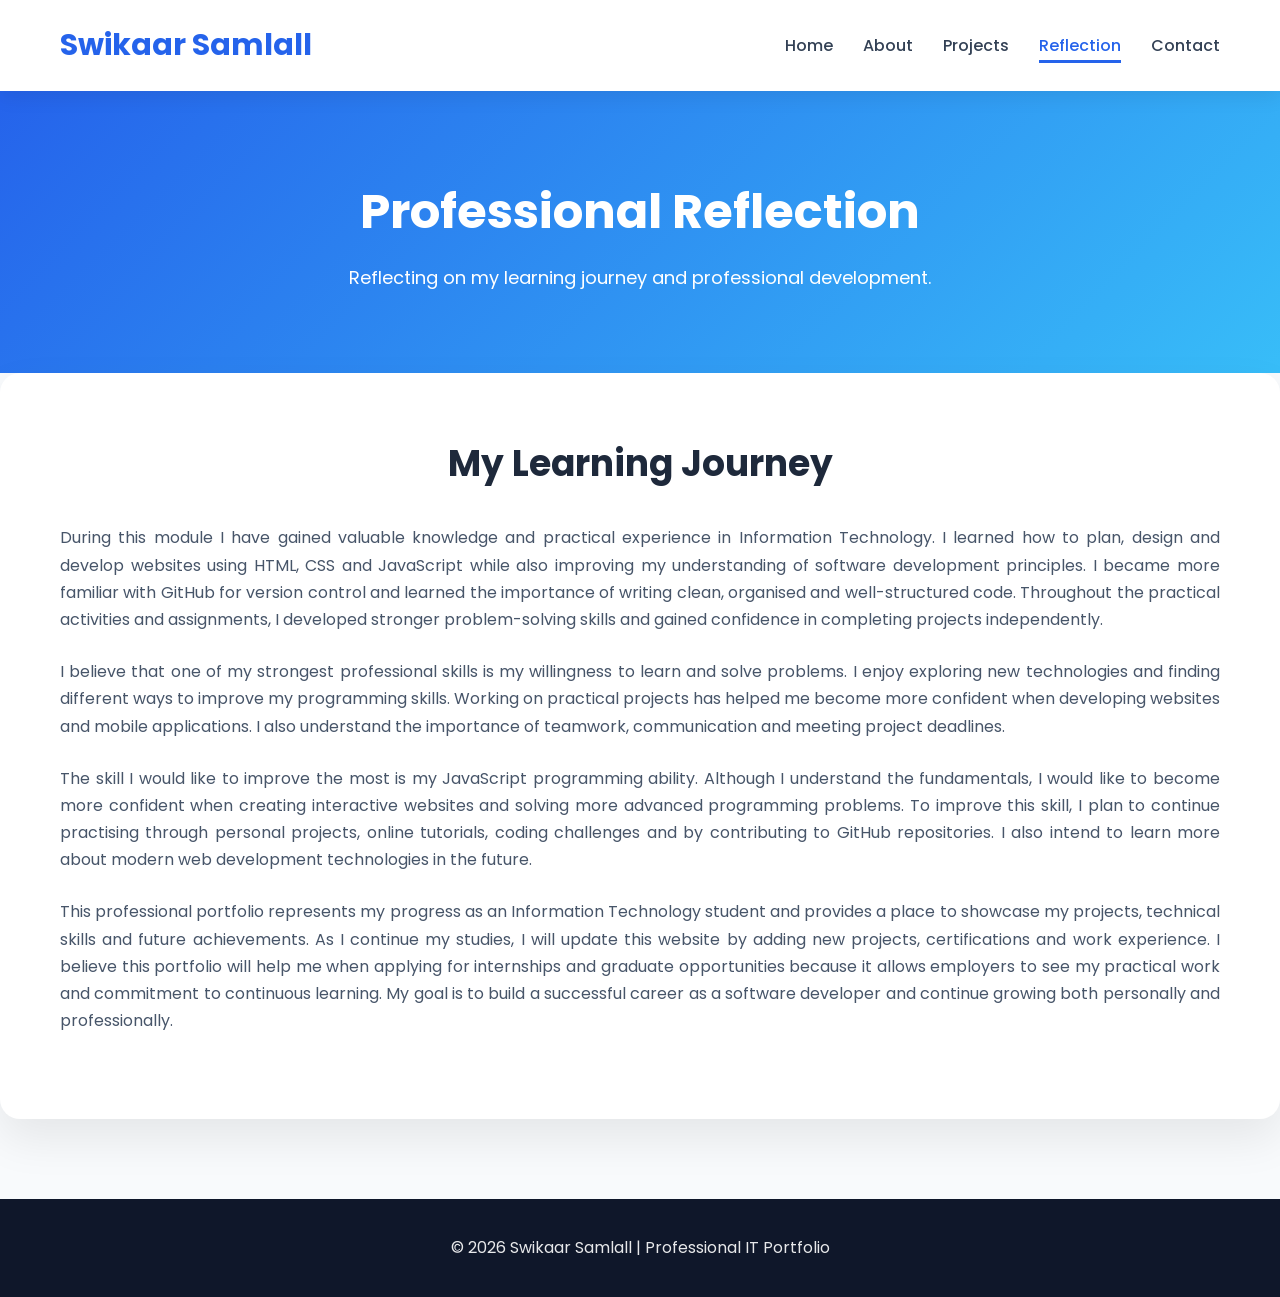
<file: reflection.html>
<!-- Code Attribution: -->
<!-- Title: HTML Document Structure -->
<!-- Author: W3Schools -->
<!-- Date: 13 September 2026 -->
<!-- Version: 1 -->
<!-- Availability: https://www.w3schools.com/html/html_intro.asp -->

<!DOCTYPE html>
<html lang="en">

<head>

    <!-- character encoding set to standard utf-8 -->
    <meta charset="UTF-8">
    
    <!-- dynamic mobile scaling setup -->
    <meta name="viewport" content="width=device-width, initial-scale=1.0">

    <!-- browser tab title text -->
    <title>Professional Reflection | Swikaar Samlall</title>

    <!-- meta tag for page content summary -->
    <meta name="description"
        content="Professional reflection on my learning journey as an Information Technology student.">

    <!-- Code Attribution: -->
    <!-- Title: HTML External Stylesheets -->
    <!-- Author: W3Schools -->
    <!-- Date: 13 September 2026 -->
    <!-- Version: 1 -->
    <!-- Availability: https://www.w3schools.com/html/html_css.asp -->

    <!-- main css document link -->
    <link rel="stylesheet" href="css/style.css">

</head>

<body>

    <!-- Code Attribution: -->
    <!-- Title: HTML Navigation Bar -->
    <!-- Author: W3Schools -->
    <!-- Date: 13 September 2026 -->
    <!-- Version: 1 -->
    <!-- Availability: https://www.w3schools.com/howto/howto_css_topnav.asp -->

    <!-- header containing site navigation -->
    <header>

        <!-- navigation bar wrapper -->
        <nav>

            <!-- website branding header -->
            <h2 class="logo">Swikaar Samlall</h2>

            <!-- navigation menu links -->
            <ul>

                <!-- link home -->
                <li><a href="index.html">Home</a></li>

                <!-- link about -->
                <li><a href="about.html">About</a></li>

                <!-- link projects -->
                <li><a href="projects.html">Projects</a></li>

                <!-- active reflection link -->
                <li><a href="reflection.html" class="active">Reflection</a></li>

                <!-- link contact -->
                <li><a href="contact.html">Contact</a></li>

            </ul>

        </nav>

    </header>

    <!-- header section introducing reflection topic -->
    <section class="page-header">

        <!-- main page title -->
        <h1>Professional Reflection</h1>

        <!-- intro sentence -->
        <p>
            Reflecting on my learning journey and professional development.
        </p>

    </section>

    <!-- main reflection content section -->
    <section class="reflection">

        <!-- section title -->
        <h2>My Learning Journey</h2>

        <!-- paragraph detailing module progress and learning -->
        <p>

            During this module I have gained valuable knowledge and practical experience in
            Information Technology. I learned how to plan, design and develop websites using
            HTML, CSS and JavaScript while also improving my understanding of software
            development principles. I became more familiar with GitHub for version control and
            learned the importance of writing clean, organised and well-structured code.
            Throughout the practical activities and assignments, I developed stronger
            problem-solving skills and gained confidence in completing projects independently.

        </p>

        <!-- paragraph explaining main practical strengths -->
        <p>

            I believe that one of my strongest professional skills is my willingness to learn
            and solve problems. I enjoy exploring new technologies and finding different ways
            to improve my programming skills. Working on practical projects has helped me
            become more confident when developing websites and mobile applications. I also
            understand the importance of teamwork, communication and meeting project deadlines.

        </p>

        <!-- paragraph detailing areas targeted for improvement -->
        <p>

            The skill I would like to improve the most is my JavaScript programming ability.
            Although I understand the fundamentals, I would like to become more confident when
            creating interactive websites and solving more advanced programming problems. To
            improve this skill, I plan to continue practising through personal projects,
            online tutorials, coding challenges and by contributing to GitHub repositories.
            I also intend to learn more about modern web development technologies in the
            future.

        </p>

        <!-- paragraph summarizing future career application -->
        <p>

            This professional portfolio represents my progress as an Information Technology
            student and provides a place to showcase my projects, technical skills and future
            achievements. As I continue my studies, I will update this website by adding new
            projects, certifications and work experience. I believe this portfolio will help
            me when applying for internships and graduate opportunities because it allows
            employers to see my practical work and commitment to continuous learning. My goal
            is to build a successful career as a software developer and continue growing both
            personally and professionally.

        </p>

    </section>

    <!-- Code Attribution: -->
    <!-- Title: HTML Semantic Elements -->
    <!-- Author: W3Schools -->
    <!-- Date: 13 September 2026 -->
    <!-- Version: 1 -->
    <!-- Availability: https://www.w3schools.com/html/html5_semantic_elements.asp -->

    <!-- footer section tag -->
    <footer>

        <!-- copyright note -->
        <p>
            © 2026 Swikaar Samlall | Professional IT Portfolio
        </p>

    </footer>

    <!-- import main script file -->
    <script src="js/script.js"></script>

</body>

</html>
</file>
<file: css/style.css>
/* Code Attribution: */
/* Title: CSS Fonts */
/* Author: W3Schools */
/* Date: 13 September 2026 */
/* Version: 1 */
/* Availability: https://www.w3schools.com/css/css_font.asp */

/* importing google poppins font */
@import url('https://fonts.googleapis.com/css2?family=Poppins:wght@300;400;500;600;700;800&display=swap');

/* Code Attribution: */
/* Title: CSS Reset & Box Sizing */
/* Author: W3Schools */
/* Date: 13 September 2026 */
/* Version: 1 */
/* Availability: https://www.w3schools.com/css/css_box_sizing.asp */

/* zero out margins and paddings globally */
*{
    margin:0;
    padding:0;
    box-sizing:border-box;
}

/* smooth scrolling for anchor links */
html{
    scroll-behavior:smooth;
}

/* base body font, background color and typography settings */
body{

    font-family:'Poppins',sans-serif;

    background:#f8fafc;

    color:#1e293b;

    line-height:1.7;

}

/* Code Attribution: */
/* Title: How To Create a Sticky Header / Navigation Bar */
/* Author: W3Schools */
/* Date: 13 September 2026 */
/* Version: 1 */
/* Availability: https://www.w3schools.com/howto/howto_js_navbar_sticky.asp */

/* header wrapper pinned to top */
header{

    position:sticky;

    top:0;

    z-index:1000;

    background:white;

    box-shadow:0 5px 20px rgba(0,0,0,.08);

}

/* main navigation container layout */
nav{

    max-width:1200px;

    margin:auto;

    display:flex;

    justify-content:space-between;

    align-items:center;

    padding:20px;

}

/* logo title styling */
.logo{

    font-size:30px;

    font-weight:700;

    color:#2563eb;

}

/* horizontal menu list */
nav ul{

    display:flex;

    list-style:none;

}

/* spacing between navigation links */
nav ul li{

    margin-left:30px;

}

/* navigation link text styling */
nav ul li a{

    text-decoration:none;

    color:#334155;

    font-weight:500;

    transition:.3s;

    position:relative;

}

/* navigation link hover color */
nav ul li a:hover{

    color:#2563eb;

}

/* underline hover effect initial state */
nav ul li a::after{

    content:'';

    width:0;

    height:3px;

    background:#2563eb;

    position:absolute;

    left:0;

    bottom:-6px;

    transition:.3s;

}

/* expand underline on link hover */
nav ul li a:hover::after{

    width:100%;

}

/* active link state highlight */
.active{

    color:#2563eb;

}

/* keep underline full on active link */
.active::after{

    width:100%;

}

/* Code Attribution: */
/* Title: How To Create a Hero Image / Section */
/* Author: W3Schools */
/* Date: 13 September 2026 */
/* Version: 1 */
/* Availability: https://www.w3schools.com/howto/howto_css_hero_image.asp */

/* hero banner layout container */
.hero{

    min-height:90vh;

    display:flex;

    justify-content:space-between;

    align-items:center;

    max-width:1200px;

    margin:auto;

    padding:70px 20px;

}

/* left column text wrapper */
.hero-text{

    flex:1;

}

/* hero title sizing */
.hero-text h1{

    font-size:60px;

    font-weight:800;

    color:#1e293b;

    margin-bottom:20px;

}

/* brand color text accent */
.hero-text span{

    color:#2563eb;

}

/* hero intro paragraph */
.hero-text p{

    font-size:18px;

    color:#475569;

    margin-bottom:35px;

}

/* right column image container */
.hero-image{

    flex:1;

    text-align:center;

}

/* circular hero profile photo styling */
.hero-image img{

    width:380px;

    height:380px;

    object-fit:cover;

    border-radius:50%;

    border:10px solid white;

    box-shadow:0 20px 50px rgba(37,99,235,.25);

}

/* Code Attribution: */
/* Title: How To Create Call to Action Buttons */
/* Author: W3Schools */
/* Date: 13 September 2026 */
/* Version: 1 */
/* Availability: https://www.w3schools.com/css/css3_buttons.asp */

/* rounded pill button base styles */
.button{

    display:inline-block;

    padding:15px 35px;

    border-radius:50px;

    text-decoration:none;

    background:#2563eb;

    color:white;

    font-weight:600;

    transition:.3s;

}

/* button hover lift and glow effect */
.button:hover{

    background:#1d4ed8;

    transform:translateY(-4px);

    box-shadow:0 12px 25px rgba(37,99,235,.35);

}

/* Code Attribution: */
/* Title: CSS Gradients */
/* Author: W3Schools */
/* Date: 13 September 2026 */
/* Version: 1 */
/* Availability: https://www.w3schools.com/css/css3_gradients.asp */

/* header banner background gradient */
.page-header{

    background:linear-gradient(135deg,#2563eb,#38bdf8);

    color:white;

    text-align:center;

    padding:80px 20px;

}

/* banner main header text */
.page-header h1{

    font-size:48px;

    margin-bottom:10px;

}

/* banner subtitle text */
.page-header p{

    font-size:18px;

}

/* general section spacing */
section{

    padding:80px 10%;

}

/* section main headings */
section h2{

    text-align:center;

    margin-bottom:45px;

    color:#1e293b;

    font-size:36px;

}

/* Code Attribution: */
/* Title: How To Create a Card Layout */
/* Author: W3Schools */
/* Date: 13 September 2026 */
/* Version: 1 */
/* Availability: https://www.w3schools.com/howto/howto_css_cards.asp */

/* responsive card grid wrapper */
.cards{

    display:grid;

    grid-template-columns:repeat(auto-fit,minmax(280px,1fr));

    gap:30px;

}

/* individual card styling */
.card{

    background:white;

    padding:35px;

    border-radius:18px;

    box-shadow:0 15px 35px rgba(0,0,0,.08);

    transition:.4s;

}

/* card hover animation lift */
.card:hover{

    transform:translateY(-10px);

    box-shadow:0 25px 50px rgba(0,0,0,.15);

}

/* card title text color */
.card h3{

    color:#2563eb;

    margin-bottom:15px;

    font-size:24px;

}

/* card body text color */
.card p{

    color:#475569;

}

/* skill badges flex wrapper */
.skills ul{

    display:flex;

    justify-content:center;

    flex-wrap:wrap;

    gap:20px;

    list-style:none;

}

/* skill pill tag styling */
.skills li{

    background:white;

    color:#2563eb;

    padding:15px 25px;

    border-radius:40px;

    font-weight:600;

    box-shadow:0 10px 25px rgba(0,0,0,.08);

    transition:.3s;

}

/* skill pill hover invert background */
.skills li:hover{

    background:#2563eb;

    color:white;

    transform:translateY(-5px);

}

/* Code Attribution: */
/* Title: How To Create an About Page / Layout */
/* Author: W3Schools */
/* Date: 13 September 2026 */
/* Version: 1 */
/* Availability: https://www.w3schools.com/howto/howto_css_about_page.asp */

/* about page two column layout */
.about-container{

    max-width:1200px;

    margin:auto;

    display:grid;

    grid-template-columns:1fr 2fr;

    gap:60px;

    align-items:center;

}

/* image alignment wrapper */
.about-image{

    text-align:center;

}

/* about page featured picture */
.about-image img{

    width:100%;

    max-width:340px;

    border-radius:20px;

    box-shadow:0 20px 40px rgba(0,0,0,.15);

    transition:.4s;

}

/* photo zoom on hover */
.about-image img:hover{

    transform:scale(1.03);

}

/* about section header text */
.about-text h2{

    font-size:36px;

    margin-bottom:20px;

    color:#2563eb;

}

/* paragraph text layout */
.about-text p{

    margin-bottom:20px;

    color:#475569;

    text-align:justify;

}

/* goals section block background */
.career-goals{

    background:white;

    border-radius:20px;

    padding:50px;

    margin-top:30px;

    box-shadow:0 15px 40px rgba(0,0,0,.08);

}

/* goals section body text */
.career-goals p{

    text-align:center;

    color:#475569;

    font-size:18px;

}

/* education section block background */
.education{

    background:white;

    border-radius:20px;

    padding:50px;

    box-shadow:0 15px 40px rgba(0,0,0,.08);

}

/* education section text centering */
.education p{

    text-align:center;

    color:#475569;

}

/* interests section grid view */
.interests ul{

    display:grid;

    grid-template-columns:repeat(auto-fit,minmax(250px,1fr));

    gap:20px;

    list-style:none;

}

/* interest item box styling */
.interests li{

    background:white;

    padding:20px;

    text-align:center;

    border-radius:15px;

    font-weight:600;

    color:#2563eb;

    box-shadow:0 10px 30px rgba(0,0,0,.08);

    transition:.3s;

}

/* interest box hover effect */
.interests li:hover{

    background:#2563eb;

    color:white;

    transform:translateY(-8px);

}

/* Code Attribution: */
/* Title: How To Create a Portfolio Gallery Grid */
/* Author: W3Schools */
/* Date: 13 September 2026 */
/* Version: 1 */
/* Availability: https://www.w3schools.com/howto/howto_css_portfolio_gallery.asp */

/* grid container for projects */
.projects{

    display:grid;

    grid-template-columns:repeat(auto-fit,minmax(340px,1fr));

    gap:35px;

}

/* project card layout wrapper */
.project-card{

    background:white;

    border-radius:20px;

    overflow:hidden;

    box-shadow:0 20px 45px rgba(0,0,0,.08);

    transition:.4s;

}

/* project card hover lift state */
.project-card:hover{

    transform:translateY(-12px);

    box-shadow:0 25px 55px rgba(0,0,0,.18);

}

/* project preview thumbnail */
.project-card img{

    width:100%;

    height:220px;

    object-fit:cover;

    transition:.4s;

}

/* thumbnail hover zoom effect */
.project-card:hover img{

    transform:scale(1.05);

}

/* project title text */
.project-card h2{

    font-size:28px;

    padding:25px 25px 10px;

    color:#1e293b;

}

/* project section subtitles */
.project-card h3{

    color:#2563eb;

    padding:0 25px;

    margin-top:20px;

}

/* project card description text */
.project-card p{

    padding:0 25px;

    color:#475569;

}

/* tech stack list spacing */
.project-card ul{

    padding:15px 45px;

    color:#475569;

}

/* github button placement */
.project-card .button{

    margin:25px;

}

/* reflection content container */
.reflection{

    background:white;

    padding:60px;

    border-radius:20px;

    box-shadow:0 20px 45px rgba(0,0,0,.08);

}

/* reflection title heading margin */
.reflection h2{

    margin-bottom:30px;

}

/* reflection paragraph layout */
.reflection p{

    margin-bottom:25px;

    text-align:justify;

    color:#475569;

}

/* Code Attribution: */
/* Title: CSS Animations & Keyframes */
/* Author: W3Schools */
/* Date: 13 September 2026 */
/* Version: 1 */
/* Availability: https://www.w3schools.com/css/css3_animations.asp */

/* keyframe animation trigger target */
.card,
.project-card,
.about-image img{

    animation:fadeUp .8s ease;

}

/* fade in up animation definition */
@keyframes fadeUp{

    from{

        opacity:0;

        transform:translateY(30px);

    }

    to{

        opacity:1;

        transform:translateY(0);

    }

}

/* Code Attribution: */
/* Title: How To Create a Contact Section / Layout */
/* Author: W3Schools */
/* Date: 13 September 2026 */
/* Version: 1 */
/* Availability: https://www.w3schools.com/howto/howto_css_contact_section.asp */

/* contact page main grid container */
.contact-container{

    max-width:1200px;

    margin:auto;

    display:grid;

    grid-template-columns:1fr 1.5fr;

    gap:40px;

    align-items:start;

}

/* left column info card */
.contact-info{

    background:white;

    padding:40px;

    border-radius:20px;

    box-shadow:0 15px 35px rgba(0,0,0,.08);

}

/* contact section title color */
.contact-info h2{

    margin-bottom:25px;

    color:#2563eb;

}

/* contact item text spacing */
.contact-info p{

    margin-bottom:20px;

    color:#475569;

}

/* contact profile hyperlink style */
.contact-info a{

    color:#2563eb;

    text-decoration:none;

    font-weight:600;

}

/* profile hyperlink hover underline */
.contact-info a:hover{

    text-decoration:underline;

}

/* Code Attribution: */
/* Title: How To Style Forms with CSS */
/* Author: W3Schools */
/* Date: 13 September 2026 */
/* Version: 1 */
/* Availability: https://www.w3schools.com/css/css_form.asp */

/* right column contact form card */
.contact-form{

    background:white;

    padding:40px;

    border-radius:20px;

    box-shadow:0 15px 35px rgba(0,0,0,.08);

}

/* form title styling */
.contact-form h2{

    margin-bottom:25px;

    color:#2563eb;

}

/* field label alignment */
.contact-form label{

    display:block;

    margin-top:18px;

    margin-bottom:8px;

    font-weight:600;

}

/* form text input fields styling */
.contact-form input,
.contact-form textarea{

    width:100%;

    padding:15px;

    border:1px solid #dbe4ee;

    border-radius:12px;

    outline:none;

    font-size:16px;

    transition:.3s;

    font-family:'Poppins',sans-serif;

}

/* field focus blue outline state */
.contact-form input:focus,
.contact-form textarea:focus{

    border-color:#2563eb;

    box-shadow:0 0 12px rgba(37,99,235,.20);

}

/* vertical text area sizing */
.contact-form textarea{

    resize:vertical;

}

/* form submit button override */
.contact-form button{

    margin-top:25px;

    border:none;

    cursor:pointer;

}

/* Code Attribution: */
/* Title: HTML Semantic Elements & Footer Styling */
/* Author: W3Schools */
/* Date: 13 September 2026 */
/* Version: 1 */
/* Availability: https://www.w3schools.com/html/html5_semantic_elements.asp */

/* footer section background bar */
footer{

    background:#0f172a;

    color:white;

    text-align:center;

    padding:35px 20px;

    margin-top:80px;

}

/* footer copyright text opacity */
footer p{

    opacity:.9;

}

/* Code Attribution: */
/* Title: How To Create Responsive Web Pages (Media Queries) */
/* Author: W3Schools */
/* Date: 13 September 2026 */
/* Version: 1 */
/* Availability: https://www.w3schools.com/css/css_rwd_mediaqueries.asp */

/* tablet media query layout adjustments */
@media(max-width:992px){

    .hero{

        flex-direction:column-reverse;

        text-align:center;

    }

    .hero-text{

        margin-top:40px;

    }

    .hero-text h1{

        font-size:48px;

    }

    .about-container{

        grid-template-columns:1fr;

        text-align:center;

    }

    .about-text h2{

        text-align:center;

    }

    .contact-container{

        grid-template-columns:1fr;

    }

}

/* mobile screen layout adjustments */
@media(max-width:768px){

    nav{

        flex-direction:column;

    }

    nav ul{

        margin-top:20px;

        flex-wrap:wrap;

        justify-content:center;

        gap:15px;

    }

    nav ul li{

        margin:0;

    }

    .hero{

        padding:50px 20px;

    }

    .hero-text h1{

        font-size:38px;

    }

    .hero-image img{

        width:260px;

        height:260px;

    }

    .page-header h1{

        font-size:36px;

    }

    section{

        padding:60px 25px;

    }

}

/* small mobile display adjustments */
@media(max-width:480px){

    .hero-text h1{

        font-size:30px;

    }

    .hero-text p{

        font-size:16px;

    }

    .button{

        display:block;

        width:100%;

        text-align:center;

    }

    .page-header{

        padding:60px 20px;

    }

    .page-header h1{

        font-size:30px;

    }

}

/* Code Attribution: */
/* Title: How To Create Accordions / Collapsible Content with CSS */
/* Author: W3Schools */
/* Date: 13 September 2026 */
/* Version: 1 */
/* Availability: https://www.w3schools.com/howto/howto_js_accordion.asp */

/* instruction text alignment for skill section */
.skills-text{

    text-align:center;

    margin-bottom:30px;

    color:#64748b;

}

/* collapsible accordion outer container box */
.skill-box{

    max-width:700px;

    margin:20px auto;

    background:white;

    border-radius:15px;

    overflow:hidden;

    box-shadow:0 8px 20px rgba(0,0,0,.08);

}

/* accordion trigger button styles */
.skill-btn{

    width:100%;

    padding:18px;

    background:#2563eb;

    color:white;

    border:none;

    cursor:pointer;

    text-align:center;

    font-size:18px;

    font-weight:600;

    transition:.3s;

}

/* trigger button hover dark blue state */
.skill-btn:hover{

    background:#1d4ed8;

}

/* hidden collapsible body text box */
.skill-content{

    display:none;

    padding:20px;

    background:#f8fafc;

    animation:fadeUp .4s ease;

}

/* accordion content paragraph spacing */
.skill-content p{

    margin-bottom:10px;

}
</file>
